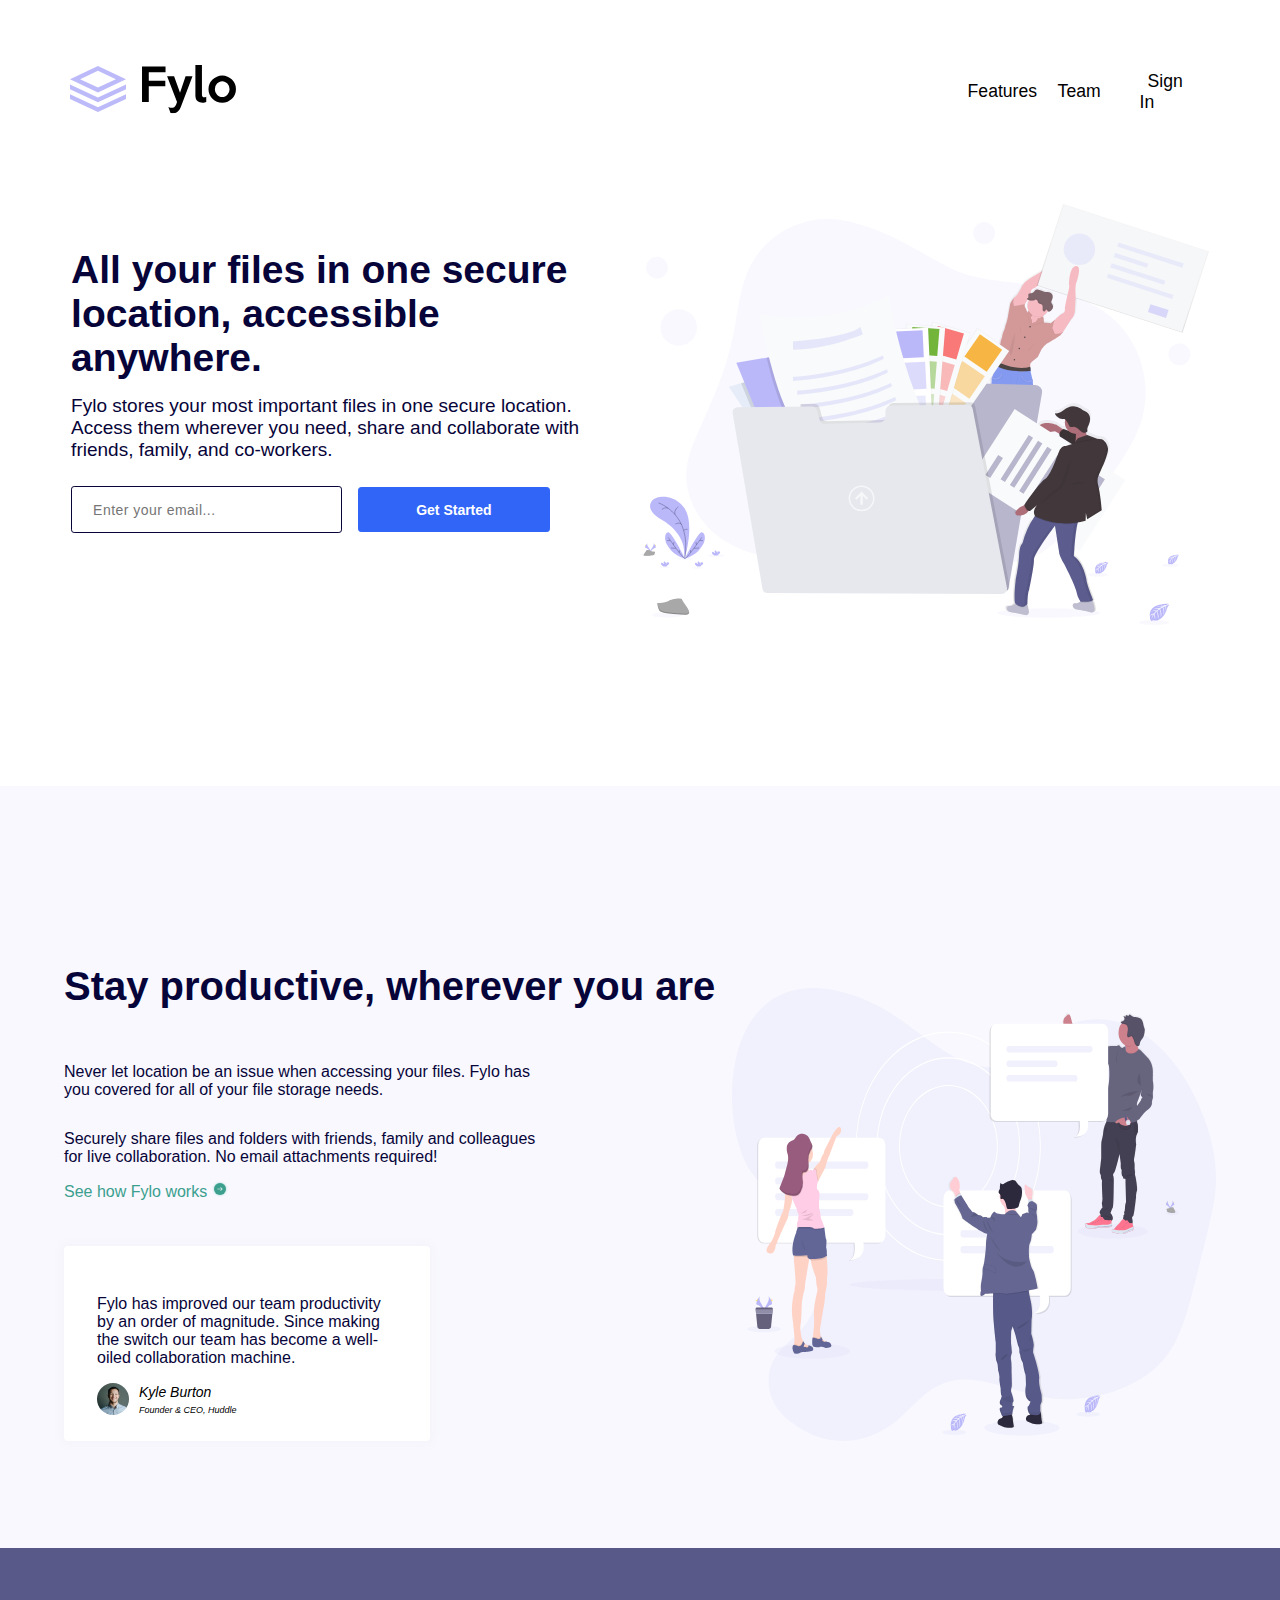
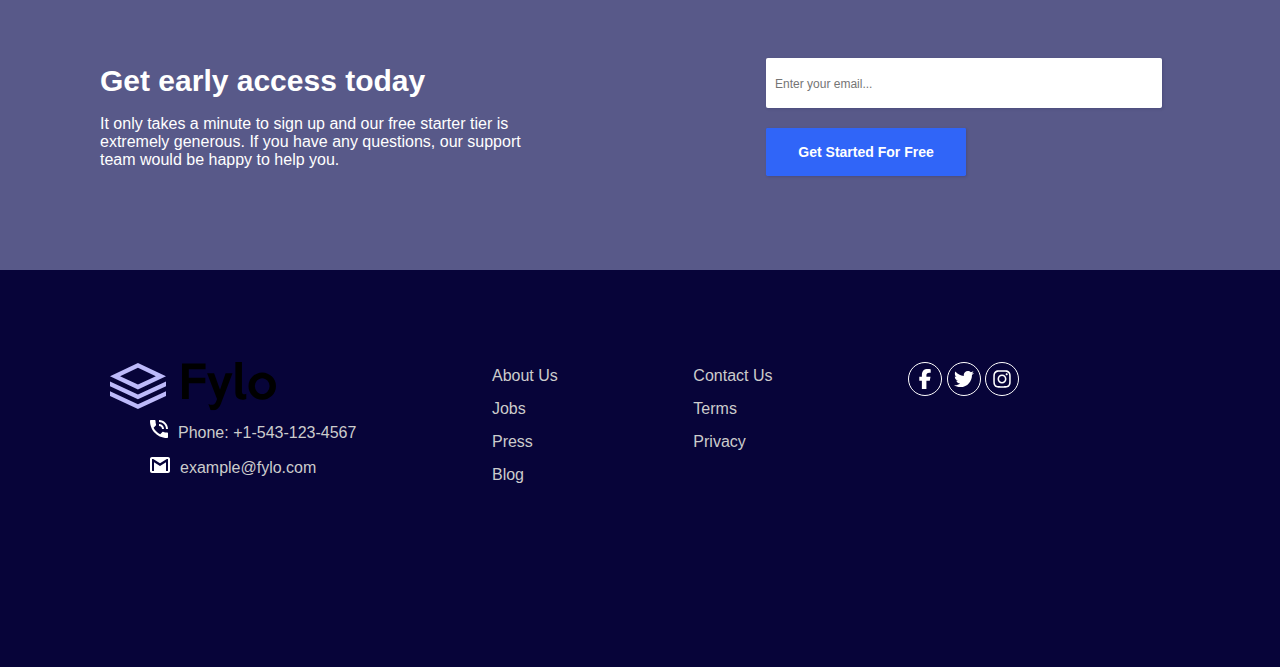
<file: index.html>
<!DOCTYPE html>
<html lang="en">
<head>
  <meta charset="UTF-8">
  <meta name="viewport" content="width=device-width, initial-scale=1.0"> <!-- displays site properly based on user's device -->

  <link rel="icon" type="image/png" sizes="32x32" href="./images/favicon-32x32.png">
  <link rel="stylesheet" href="css/styles.css">
  <title> Fylo landing page with two column layout</title>
  
</head>
<body>

<!-- HEADER -->

  <header>
    <nav class="nav-container">

      <a href=""><img src="images/logo.svg" alt=""></a>
    
      <ul id="nav-links">
    
        <li><a href="#" class="links">Features</a></li>
        <li><a href="#" class="links">Team</a></li>
        <li><a href="#" class="links">Sign In</a></li>
    
      </ul>
    
    </nav>
</header>

<!-- SECTION1 -->

    <section id="section1">
      <img aria-hidden="true" class="col-1" src="images/illustration-1.svg" alt="">

      <div class="text">
        <h1>All your files in one secure location, accessible anywhere.</h1>
        <p>Fylo stores your most important files in one secure location. 
          Access them wherever you need, share and collaborate with friends, 
          family, and co-workers.</p>

          <form action="#" method="post">
              <input class="form1-input" type="email" name="email" id="email" placeholder="Enter your email...">
              <button class="form1-button" type="submit">Get Started</button>
          </form>  
      </div>
    </section>

    <!-- SECTION2 -->

   <section id="section2">
    <img class="illus" src="images/illustration-2.svg" alt="">

    <div class="info1">
      <div class="feature">
        <h2>Stay productive, wherever you are</h2>
        <p>Never let location be an issue when accessing your files. Fylo has you 
          covered for all of your file storage needs.</p>
        <p>Securely share files and folders with friends, family and colleagues for 
          live collaboration. No email attachments required!</p>
        <div class="feature-link">
          <a href="#">See how Fylo works <img src="images/icon-arrow.svg" alt=""></a>
        </div>
      </div>

      <div class="card">
        <p class="testimonial">Fylo has improved our team productivity by an order of magnitude. Since 
          making the switch our team has become a well-oiled collaboration machine.</p>

        <div class="author-cont">
          <img src="images/avatar-testimonial.jpg" alt="">
          <div class="author">
            <cite class="author-name">Kyle Burton</cite>
            <cite class="author-title">Founder & CEO, Huddle</cite>
          </div>
        </div>
      </div>

    </div>
  </section>

<!-- SECTION3 -->

  <section id="section3">

      <div class="info">
        <h3>Get early access today</h3>
        <p class="body-main">It only takes a minute to sign up and our free starter tier is extremely generous. 
          If you have any questions, our support team would be happy to help you.</p>
      </div>

      <div class="formulario">
        <form action="/" method="post">
            <input class="form-input" type="email" name="email" placeholder="Enter your email...">
            <button class="form-button" type="submit">Get Started For Free</button>
        </form>
      </div>

  </section>

<!-- FOOTER -->
   
<footer class="footer">
  <div class="container">
    <div class="row">

      <div class="logo-social">
        <div class="logo-img">
          <a href="#">
            <img src="./images/logo.svg" alt="">    
          </a>
          <ul class="footer-links">
            <li><img src="images/icon-phone.svg" alt="">Phone: +1-543-123-4567</li>
            <li><a href="mailto:#"><img src="images/icon-email.svg" alt="">example@fylo.com</a></li>
          </ul>
        </div>
      </div>
      
      
      <div class="col-lg-4 col-md-4 col-xs-12">
        <div class="widget clearfix">
          <ul class="footer-links">
            <li><a href="">About Us</a></li>
            <li><a href="">Jobs</a></li>
            <li><a href="">Press</a></li>
            <li><a href="">Blog</a></li>
          </ul>
        </div>
      </div>

      <div class="col-lg-4 col-md-4 col-xs-12">
        <div class="widget clearfix">
          <ul class="footer-links">
            <li><a href="">Contact Us</a></li>
            <li><a href="">Terms</a></li>
            <li><a href="">Privacy</a></li>
          </ul>
        </div>
      </div>

      <div class="col-lg-4 col-md-4 col-xs-12">
        <div class="widget clearfix">
          <div class="footer-right">
            <ul class="footer-links-soi">
              <li><a  href="#"><svg xmlns="http://www.w3.org/2000/svg" viewBox="0 0 320 512"><!--!Font Awesome Free 6.5.2 by @fontawesome - https://fontawesome.com License - https://fontawesome.com/license/free Copyright 2024 Fonticons, Inc.--><path fill="#ffffff" d="M80 299.3V512H196V299.3h86.5l18-97.8H196V166.9c0-51.7 20.3-71.5 72.7-71.5c16.3 0 29.4 .4 37 1.2V7.9C291.4 4 256.4 0 236.2 0C129.3 0 80 50.5 80 159.4v42.1H14v97.8H80z"/></svg></i></a></li>
              <li><a  href="#"><svg xmlns="http://www.w3.org/2000/svg" viewBox="0 0 512 512"><!--!Font Awesome Free 6.5.2 by @fontawesome - https://fontawesome.com License - https://fontawesome.com/license/free Copyright 2024 Fonticons, Inc.--><path fill="#ffffff"d="M459.4 151.7c.3 4.5 .3 9.1 .3 13.6 0 138.7-105.6 298.6-298.6 298.6-59.5 0-114.7-17.2-161.1-47.1 8.4 1 16.6 1.3 25.3 1.3 49.1 0 94.2-16.6 130.3-44.8-46.1-1-84.8-31.2-98.1-72.8 6.5 1 13 1.6 19.8 1.6 9.4 0 18.8-1.3 27.6-3.6-48.1-9.7-84.1-52-84.1-103v-1.3c14 7.8 30.2 12.7 47.4 13.3-28.3-18.8-46.8-51-46.8-87.4 0-19.5 5.2-37.4 14.3-53 51.7 63.7 129.3 105.3 216.4 109.8-1.6-7.8-2.6-15.9-2.6-24 0-57.8 46.8-104.9 104.9-104.9 30.2 0 57.5 12.7 76.7 33.1 23.7-4.5 46.5-13.3 66.6-25.3-7.8 24.4-24.4 44.8-46.1 57.8 21.1-2.3 41.6-8.1 60.4-16.2-14.3 20.8-32.2 39.3-52.6 54.3z"/></svg></a></li>
              <li><a  href="#"><svg xmlns="http://www.w3.org/2000/svg" viewBox="0 0 448 512"><!--!Font Awesome Free 6.5.2 by @fontawesome - https://fontawesome.com License - https://fontawesome.com/license/free Copyright 2024 Fonticons, Inc.--><path fill="#ffffff" d="M224.1 141c-63.6 0-114.9 51.3-114.9 114.9s51.3 114.9 114.9 114.9S339 319.5 339 255.9 287.7 141 224.1 141zm0 189.6c-41.1 0-74.7-33.5-74.7-74.7s33.5-74.7 74.7-74.7 74.7 33.5 74.7 74.7-33.6 74.7-74.7 74.7zm146.4-194.3c0 14.9-12 26.8-26.8 26.8-14.9 0-26.8-12-26.8-26.8s12-26.8 26.8-26.8 26.8 12 26.8 26.8zm76.1 27.2c-1.7-35.9-9.9-67.7-36.2-93.9-26.2-26.2-58-34.4-93.9-36.2-37-2.1-147.9-2.1-184.9 0-35.8 1.7-67.6 9.9-93.9 36.1s-34.4 58-36.2 93.9c-2.1 37-2.1 147.9 0 184.9 1.7 35.9 9.9 67.7 36.2 93.9s58 34.4 93.9 36.2c37 2.1 147.9 2.1 184.9 0 35.9-1.7 67.7-9.9 93.9-36.2 26.2-26.2 34.4-58 36.2-93.9 2.1-37 2.1-147.8 0-184.8zM398.8 388c-7.8 19.6-22.9 34.7-42.6 42.6-29.5 11.7-99.5 9-132.1 9s-102.7 2.6-132.1-9c-19.6-7.8-34.7-22.9-42.6-42.6-11.7-29.5-9-99.5-9-132.1s-2.6-102.7 9-132.1c7.8-19.6 22.9-34.7 42.6-42.6 29.5-11.7 99.5-9 132.1-9s102.7-2.6 132.1 9c19.6 7.8 34.7 22.9 42.6 42.6 11.7 29.5 9 99.5 9 132.1s2.7 102.7-9 132.1z"/></svg></a></li>
            </ul>
          </div>
            <br>
          </div>						
        </div>
      </div>
      
    </div>
  </div>
</footer>


</body>
</html>
</file>
<file: css/styles.css>
*{
    font-family: 'Segoe UI', sans-serif;
    text-decoration: none;
    margin: 0;
}

/* HEADER */

nav{
    background-color: white;
    display: flex;
    justify-content: space-between;
    align-items: center;
    gap: 50px;
    padding: 4.0625rem 5.5vw 0;
    box-shadow: 10px 10px 10px;
    color: white;
}

#nav-links{
    list-style: none;
    display: flex;
    align-items: center;
    gap: 20px;
}

#nav-links li{
    width: 70px;
}

#nav-links li a{
    font-size: 1.1rem;
    cursor: pointer;
    padding: 20px 8px;
    transition: 0.5s;
    color: black;
}

#nav-links li a:hover{
    color: rgb(54, 105, 248);
    border-bottom: 4px rgb(54, 105, 248) solid;
    transition: 0.5s;
}


/* SECTION1 */

#section1{
    display: flex;
    flex-direction: row-reverse;
    margin-top: 86px;
    padding: 0 5.55555vw;
}

#section1 img{
    max-width: 50%;
    margin: 0 0 0 13px;
    padding: 0;
}

.text{
    display: flex;
    flex-direction: column;
    justify-content: center;
    margin-top: -48px;
    text-align: left;
}

.text h1{
    font-size: 39px;
    margin-bottom: 0;
    color: #070439;
    font-weight: 700;
}

.text p{
    margin: 15px 0 25px;
    padding: 0 1.38888vw 0 0;
    color: #070439;
    font-size: 19px;
}

.text form{
    display: flex;
    flex-direction: row;
    padding: 0 6vw 0 0;
    align-items: center;
    gap: 16px;
}

.text form .form1-input{
    width: calc(58% - 42px);
    height: calc(2.8125rem - 26px);
    border: 1px solid #070439;
    border-radius: 0.1953125rem;
    padding: 14px 21px 12px;
    font-size: 0.875rem;
    line-height: 1.1875rem;
    letter-spacing: 0.033333357142em;
}

.text form .form1-button{
    width: 200px;
    height: 2.8125rem;
    border-radius: 0.1953125rem;
    font-size: 0.875rem;
    line-height: 1rem;
    background: #3065f8;
    border: 1px solid #3065f8;
    color: #fff;
    cursor: pointer;
    font-weight: 700;
}

.text form button:hover{
    background-color: rgb(107, 154, 255);
    border-style: none;
}

/* SECTION2 */

#section2{
    display: flex;
    flex-direction: row-reverse;
    padding: 0 5vw 107px;
    margin-top: 161px;
    background-color: rgb(248, 248, 254);
}

#section2 .illus{
    max-width: 42%;
    margin: 0;
    padding: 202px 0 0 0;
}

.feature{
    display: flex;
    flex-direction: column;
    margin-top: 178px;
    text-align: left;
}

.feature h2{
    font-size: 40px;
    font-weight: 700;
    margin-bottom: 38px;
    color: #070439;
}

.feature p{
    color: #070439;
    padding-right: 13.8194444vw;
    margin-top: 16px;
    margin-bottom: 15px;
}

.feature-link a{
    color: #3c9f8f;
    align-items: center;
    position: relative;
    font-size: 1rem;
}

.card{
    
    margin: 45px 0 0;
    padding: 0 33px;
    width: 300px;
    background: #FFF;
    border-radius: 3.93258px;
    text-align: left;
    box-shadow: 0px 0px 8px 4px rgba(244, 244, 250);
}

.testimonial{
    padding: 49px 0 16px;
    color: rgb(7, 4, 57);
}

.author-cont{
    display: flex;
    flex-direction: row;
    padding-bottom: 26px;
    align-items: center;
}

.author-cont img{
    border-radius: 100%;
    height: 32px;
    width: 32px;
}

.author{
    padding-left: 10px;
    display: flex;
    flex-direction: column;
    text-align: left;
}

.author .author-name{
    font-size: 14px;
    font-weight: 500;
    padding-bottom: 5px;
}

.author .author-title{
    font-size: 9px;
    font-weight: 300;
}

/* SECTION3 */

#section3{
    display: flex;
    flex-direction: row;
    align-items: center;
    height: 307px;
    justify-content: space-between;
    background: rgb(88, 89, 137);
    padding: 15px 120px 0px 100px;
}

.info{
    color: #ffffff;
    text-align: left;
    padding: 0;
}

.info h3{
    margin-bottom: 17px;
    font-size: 30px;
    
}

.formulario{
    width: 73%;
}

.formulario button{
    width: 200px;
    height: 3rem;
    font-weight: 700;
    border-radius: 0.091911875rem;
    font-size: 0.875rem;
    box-shadow: 1px 1px 3px rgba(7, 4, 59, 0.157043);
    background: #3065f8;
    border: 1px solid #3065f8;
    color: #fff;
    cursor: pointer;
    border-style: none;
}

.formulario button:hover{
    background-color: rgb(107, 154, 255);
    border-style: none;
}

.form-input{
    width: calc(100% - 16px);
    height: calc(3rem - 20px);
    border: 1px solid #fff;
    padding: 11px 8px 9px;
    box-shadow: 1px 1px 3px rgba(7, 4, 59, 0.157043);
    font-size: 0.75rem;
    border-radius: 0.091911875rem;
    margin-bottom: 20px;
}

.info p{
    padding-right: 18.05555vw;
}


/* FOOTER */

.footer {
    height: 219px;
	background:rgb(7, 4, 57);
    padding: 92px 261px 86px 110px; 
}

.row{
    display: flex;
    flex-direction: row;
    justify-content: space-between;
}

.row li img{ 
    padding-right: 10px;        
}

.footer-links{
    color: #cccccc;
}

.footer-links a {
    color: #cccccc;
    text-decoration: none;
}

.footer-links a:hover,
.footer a:hover {
    color: rgb(54, 105, 248);;
}

.footer-links li {
    margin-bottom: 5px;
    display: block;
    width: 100%;
	padding: 5px 0px;
}

.footer-links-soi li{
	display: inline-block;
}

.footer-links-soi li a{
    display: flex;
    border: #ffffff 1px solid;
	color: #333333;
	width: 32px;
	height: 32px;
	border-radius: 100%;
}

.footer-links-soi li a svg{
    width: 20px;
	height: 20px;
    padding: 6px;
}

.footer-links-soi li a:hover{
    border-color: rgb(54, 105, 248);
}

.footer-links-soi li a:hover i{
	color: #ffffff;
	-webkit-transform: rotateY(360deg);
	transform: rotateY(360deg);
}

.footer-links-soi li a i{
	-webkit-transition: all 0.6s ease;
	-o-transition: all 0.6s ease;
	transition: all 0.6s ease;
}

.footer-center{
	text-align: center;
}
</file>
